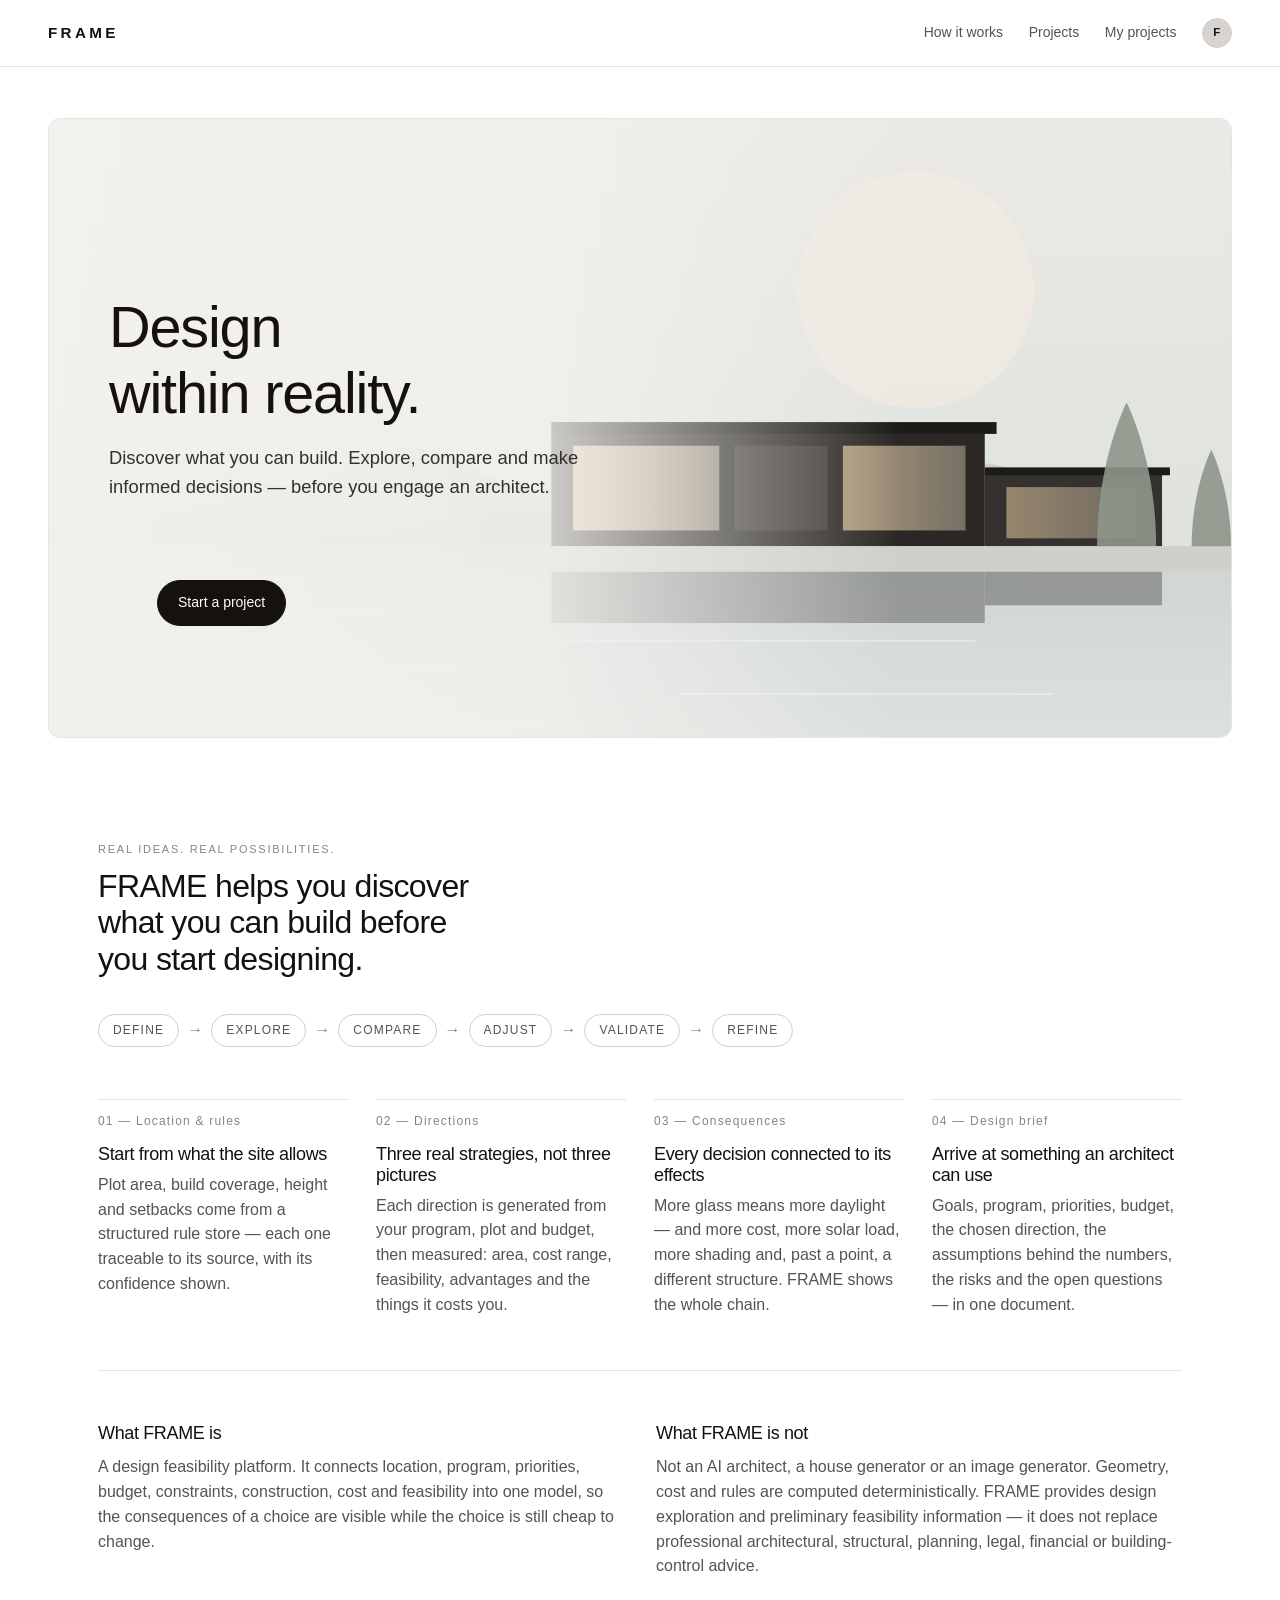
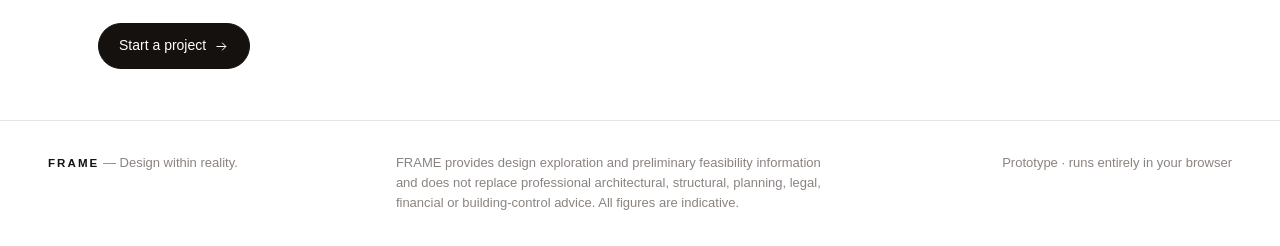
<file: index.html>
<!doctype html>
<html lang="en">
<head>
  <meta charset="utf-8">
  <meta name="viewport" content="width=device-width, initial-scale=1">
  <title>FRAME — Design within reality.</title>
  <meta name="description" content="FRAME helps you discover what you can build before you start designing. Explore architectural directions, understand their costs and consequences, and arrive at a realistic design brief.">
  <meta name="color-scheme" content="light">

  <meta property="og:title" content="FRAME — Design within reality.">
  <meta property="og:description" content="A design feasibility platform: explore what you can realistically design and build, before you engage an architect.">
  <meta property="og:type" content="website">

  <link rel="icon" href="data:image/svg+xml,%3Csvg xmlns='http://www.w3.org/2000/svg' viewBox='0 0 32 32'%3E%3Crect width='32' height='32' fill='%23fff'/%3E%3Cpath d='M6 24V8h10M6 16h8' stroke='%2314110f' stroke-width='3' fill='none'/%3E%3Cpath d='M18 24l4-10 4 10' stroke='%2314110f' stroke-width='3' fill='none'/%3E%3C/svg%3E">
  <link rel="stylesheet" href="assets/css/app.css">
</head>
<body>
  <a class="skip-link" href="#app">Skip to content</a>

  <header class="topbar" id="chrome"></header>

  <main id="app">
    <div class="wrap"><div class="empty">Loading FRAME…</div></div>
  </main>

  <footer class="site">
    <div>
      <strong style="letter-spacing:.18em;text-transform:uppercase;font-size:.72rem;color:#14110f">Frame</strong>
      — Design within reality.
    </div>
    <div style="max-width:62ch">
      FRAME provides design exploration and preliminary feasibility information and does not replace professional
      architectural, structural, planning, legal, financial or building-control advice. All figures are indicative.
    </div>
    <div>Prototype · runs entirely in your browser</div>
  </footer>

  <noscript>
    <div class="wrap">
      <div class="notice">FRAME needs JavaScript: the geometry, cost and feasibility engines run in your browser.</div>
    </div>
  </noscript>

  <script type="module" src="assets/js/app.js"></script>
</body>
</html>
</file>
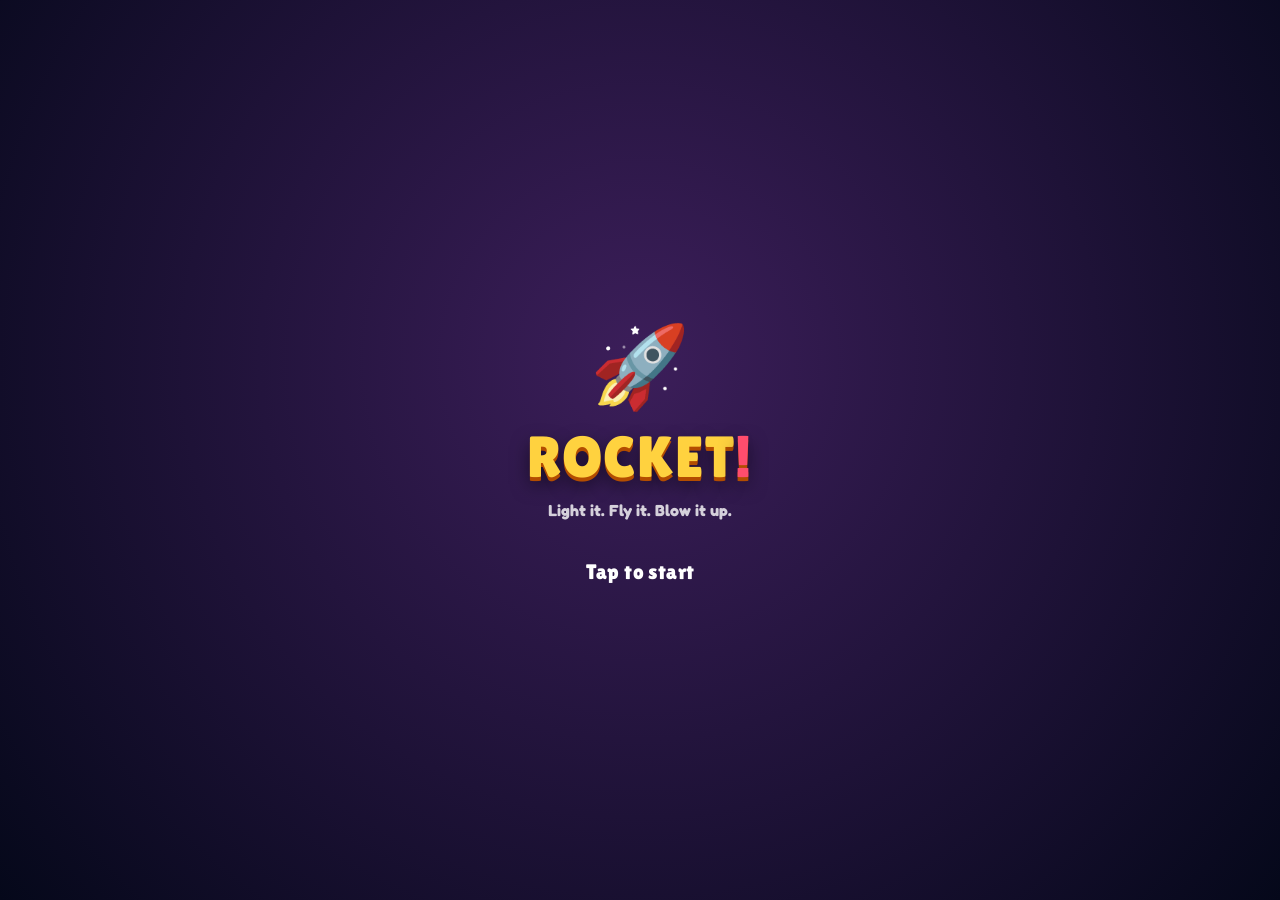
<file: vuurpijl/www/index.html>
<!doctype html>
<html lang="en">
<head>
  <meta charset="utf-8">
  <meta name="viewport" content="width=device-width, initial-scale=1, maximum-scale=1, user-scalable=no, viewport-fit=cover">
  <meta name="theme-color" content="#0b1230">
  <title>Rocket!</title>
  <link rel="stylesheet" href="style.css">
</head>
<body>
  <canvas id="game"></canvas>

  <!-- in-flight HUD -->
  <div id="hud" class="hidden">
    <div class="hud-row">
      <div class="pill" id="hud-height">0 m</div>
      <div class="pill" id="hud-coins">🪙 0</div>
    </div>
    <div class="fuelbar"><div id="hud-fuel"></div></div>
    <div id="hud-goal"></div>
    <div class="hud-row small">
      <div><span id="hud-wx"></span> <span id="hud-power"></span></div>
      <div id="hud-combo"></div>
    </div>
    <div id="hud-zone"></div>
    <button id="btn-turbo" class="hidden">⚡ TURBO <span id="turbo-n"></span></button>
  </div>

  <!-- lighting the fuse -->
  <div id="ignite" class="hidden">
    <div class="ignite-hint" id="ignite-hint">Light the fuse!</div>
    <button id="btn-light" class="big" data-i18n="lightBtn">🔥 LIGHT FUSE</button>
  </div>

  <!-- the shed: your rocket on the pad, the upgrades below it, everything else behind a few icons -->
  <div id="shop" class="hidden">
    <header class="shop-head">
      <div class="wallet"><span id="shop-coins">0</span> 🪙</div>
      <div class="head-mid">
        <div class="record"><span data-i18n="record">Record</span> <b id="shop-record">0 m</b></div>
        <div class="progress"><div id="moon-progress"></div><span class="moon-ico" id="goal-ico">🌕</span></div>
        <div class="universe" id="shop-universe"></div>
      </div>
      <button id="btn-sound" class="ghost round" aria-label="Sound">🔊</button>
    </header>
    <section class="sheet">
      <!-- everything besides the upgrades: a row of icons just above the sheet -->
      <nav class="rail">
        <button id="btn-missions" class="rail-btn hidden" aria-label="Daily missions">📋<i class="dot hidden"></i></button>
        <button id="btn-pass" class="rail-btn hidden" aria-label="Rocket Pass">🎫<i class="dot hidden"></i></button>
        <button id="btn-event" class="rail-btn hidden" aria-label="Event"><span id="event-ico">🎃</span><small id="event-count"></small></button>
        <button id="btn-hangar" class="rail-btn hidden" aria-label="Rockets and launch sites">🚀<i class="dot hidden"></i></button>
        <button id="btn-collection" class="rail-btn" aria-label="Collection">🏆<i class="dot hidden"></i></button>
        <div id="prestige" class="hidden"><button id="btn-prestige" class="rail-btn glow" aria-label="New universe">🌌</button></div>
      </nav>
      <div class="evo">
        <div class="evo-info"><b class="evo-name" id="evo-name"></b> <span class="evo-mult" id="evo-mult"></span><div class="evo-need" id="evo-need"></div></div>
        <button id="btn-evolve" class="buy"></button>
      </div>
      <section class="upgrades" id="upgrades"></section>
      <div class="launch-row">
        <section id="ad-boost" class="adpill hidden"><span id="ad-boost-text"></span><button id="btn-ad-boost" class="buy">📺 FREE</button></section>
        <button id="btn-launch" class="big" data-i18n="launchBtn">🚀 LAUNCH</button>
      </div>
    </section>
  </div>

  <!-- daily missions -->
  <div id="missionsview" class="panel hidden">
    <header class="shop-top">
      <div class="title small" data-i18n="missionsTitle">Daily missions</div>
      <button class="ghost lang" data-close="missionsview" aria-label="Close">✕</button>
    </header>
    <section id="missions"></section>
  </div>

  <!-- what you launch, and from where -->
  <div id="hangar" class="panel hidden">
    <header class="shop-top">
      <div class="title small" data-i18n="hangarTitle">Hangar</div>
      <button class="ghost lang" data-close="hangar" aria-label="Close">✕</button>
    </header>
    <div class="sub" data-i18n="catFire">Fireworks</div>
    <section class="chips grid" id="types-fire"></section>
    <div class="sub" data-i18n="catFun">Crazy stuff</div>
    <section class="chips grid" id="types-fun"></section>
    <div class="sub" data-i18n="catMachine">Machines</div>
    <section class="chips grid" id="types-machine"></section>
    <h3 class="sec" data-i18n="siteHead">Launch site</h3>
    <section class="chips grid" id="sites"></section>
  </div>

  <!-- a seasonal event, only while it runs -->
  <div id="eventview" class="panel hidden">
    <header class="shop-top">
      <div class="title small" id="event-head"></div>
      <button class="ghost lang" data-close="eventview" aria-label="Close">✕</button>
    </header>
    <section id="event" class="event">
      <div class="ev-top"><b id="event-title"></b><span id="event-days"></span></div>
      <div class="ev-text" id="event-text"></div>
      <div class="bar"><i id="event-bar"></i></div>
    </section>
    <div class="ev-how" id="event-how"></div>
    <section class="ev-steps" id="event-steps"></section>
  </div>

  <!-- flight result: how high, how much, and straight back up -->
  <div id="result" class="panel card hidden">
    <div class="result-title" id="res-title">BANG!</div>
    <div class="res-height" id="res-height"></div>
    <div class="res-record hidden" id="res-record" data-i18n="newRecord">🏆 NEW RECORD!</div>
    <div class="res-close hidden" id="res-close"></div>
    <div class="res-zone hidden" id="res-zone-line"><span id="res-zone"></span></div>
    <div class="res-total"><b id="res-total"></b></div>
    <div class="res-details">
      <span>🪙 <b id="res-coins"></b></span><span>💥 <b id="res-bonus"></b></span><span>🔥 <b id="res-combo"></b></span><span id="res-pass-wrap">🎫 <b id="res-pass"></b></span>
    </div>
    <div class="res-badges hidden" id="res-ach-line"><span id="res-badges"></span> <b id="res-ach"></b></div>
    <!-- the next thing to buy, right here, so one more flight is always one tap away -->
    <div class="res-next" id="res-next">
      <div class="rn-text" id="res-next-text"></div>
      <div class="bar"><i id="res-next-bar"></i></div>
      <button id="btn-res-buy" class="buy hidden"></button>
    </div>
    <button id="btn-again" class="big again" data-i18n="again">🚀 FLY AGAIN</button>
    <div class="res-buttons">
      <button id="btn-share" class="ghost wide" data-i18n="share">📤 SHARE</button>
      <button id="btn-ad-double" class="buy hidden" data-i18n="adDouble">📺 2× COINS</button>
      <button id="btn-continue" class="ghost wide" data-i18n="toShed">🛠️ SHED</button>
    </div>
  </div>

  <!-- collection: skins, achievements, star map -->
  <div id="collection" class="panel hidden">
    <header class="shop-top">
      <div class="title small" data-i18n="collection">Collection</div>
      <button id="btn-close-collection" class="ghost lang" data-close="collection" aria-label="Close">✕</button>
    </header>
    <div class="record" id="col-stats"></div>
    <h3 class="sec" data-i18n="skinsHead">Skins</h3>
    <section class="chips" id="skins"></section>
    <h3 class="sec" data-i18n="mapHead">Star map</h3>
    <section class="starmap" id="starmap"></section>
    <h3 class="sec" data-i18n="achHead">Achievements</h3>
    <section class="badges" id="badges"></section>
    <h3 class="sec" data-i18n="settingsHead">Settings</h3>
    <section class="settings">
      <button id="btn-tilt" class="ghost wide"></button>
      <button id="btn-notify" class="ghost wide hidden"></button>
      <button id="btn-privacy" class="ghost wide hidden" data-i18n="privacy">Privacy &amp; ad settings</button>
      <button id="btn-reset" class="ghost wide danger" data-i18n="resetBtn">↺ Start over</button>
    </section>
  </div>

  <!-- Rocket Pass: every tier and its prize -->
  <div id="passview" class="panel hidden">
    <header class="shop-top">
      <div class="title small" data-i18n="passTitle">Rocket Pass</div>
      <button id="btn-close-pass" class="ghost lang" data-close="passview" aria-label="Close">✕</button>
    </header>
    <section id="pass" class="pass">
      <div class="ev-top"><b id="pass-tier"></b><span id="pass-days"></span></div>
      <div class="ev-text" id="pass-next"></div>
      <div class="bar"><i id="pass-bar"></i></div>
    </section>
    <div class="record" id="pass-info"></div>
    <section class="tiers" id="pass-tiers"></section>
  </div>

  <div id="countdown" class="hidden"></div>

  <!-- splash screen; a tap also starts the audio (browsers need a gesture) -->
  <div id="splash">
    <div class="splash-rocket">🚀</div>
    <div class="splash-title">ROCKET<span>!</span></div>
    <div class="splash-sub">Light it. Fly it. Blow it up.</div>
    <div class="splash-event" id="splash-event"></div>
    <div class="splash-tap">Tap to start</div>
  </div>

  <!-- our own yes/no dialog: Android's WebView does not show window.confirm -->
  <div id="modal" class="hidden">
    <div class="modal-box">
      <div id="modal-text"></div>
      <div class="modal-buttons">
        <button id="modal-no" class="ghost wide" data-i18n="no">Cancel</button>
        <button id="modal-yes" class="big" data-i18n="yes">YES</button>
      </div>
    </div>
  </div>

  <!-- rewards: welcome back, daily streak, mystery boxes -->
  <div id="reward" class="hidden">
    <div class="modal-box reward-box">
      <div class="reward-icon" id="reward-icon">🎁</div>
      <div class="reward-title" id="reward-title"></div>
      <div class="reward-days" id="reward-days"></div>
      <div class="reward-text" id="reward-text"></div>
      <div class="modal-buttons">
        <button id="reward-ad" class="buy hidden"></button>
        <button id="reward-ok" class="big" data-i18n="collect">COLLECT</button>
      </div>
    </div>
  </div>

  <div id="toast"></div>

  <script src="logic.js"></script>
  <script src="meta.js"></script>
  <script src="i18n.js"></script>
  <script src="game.js"></script>
</body>
</html>
</file>
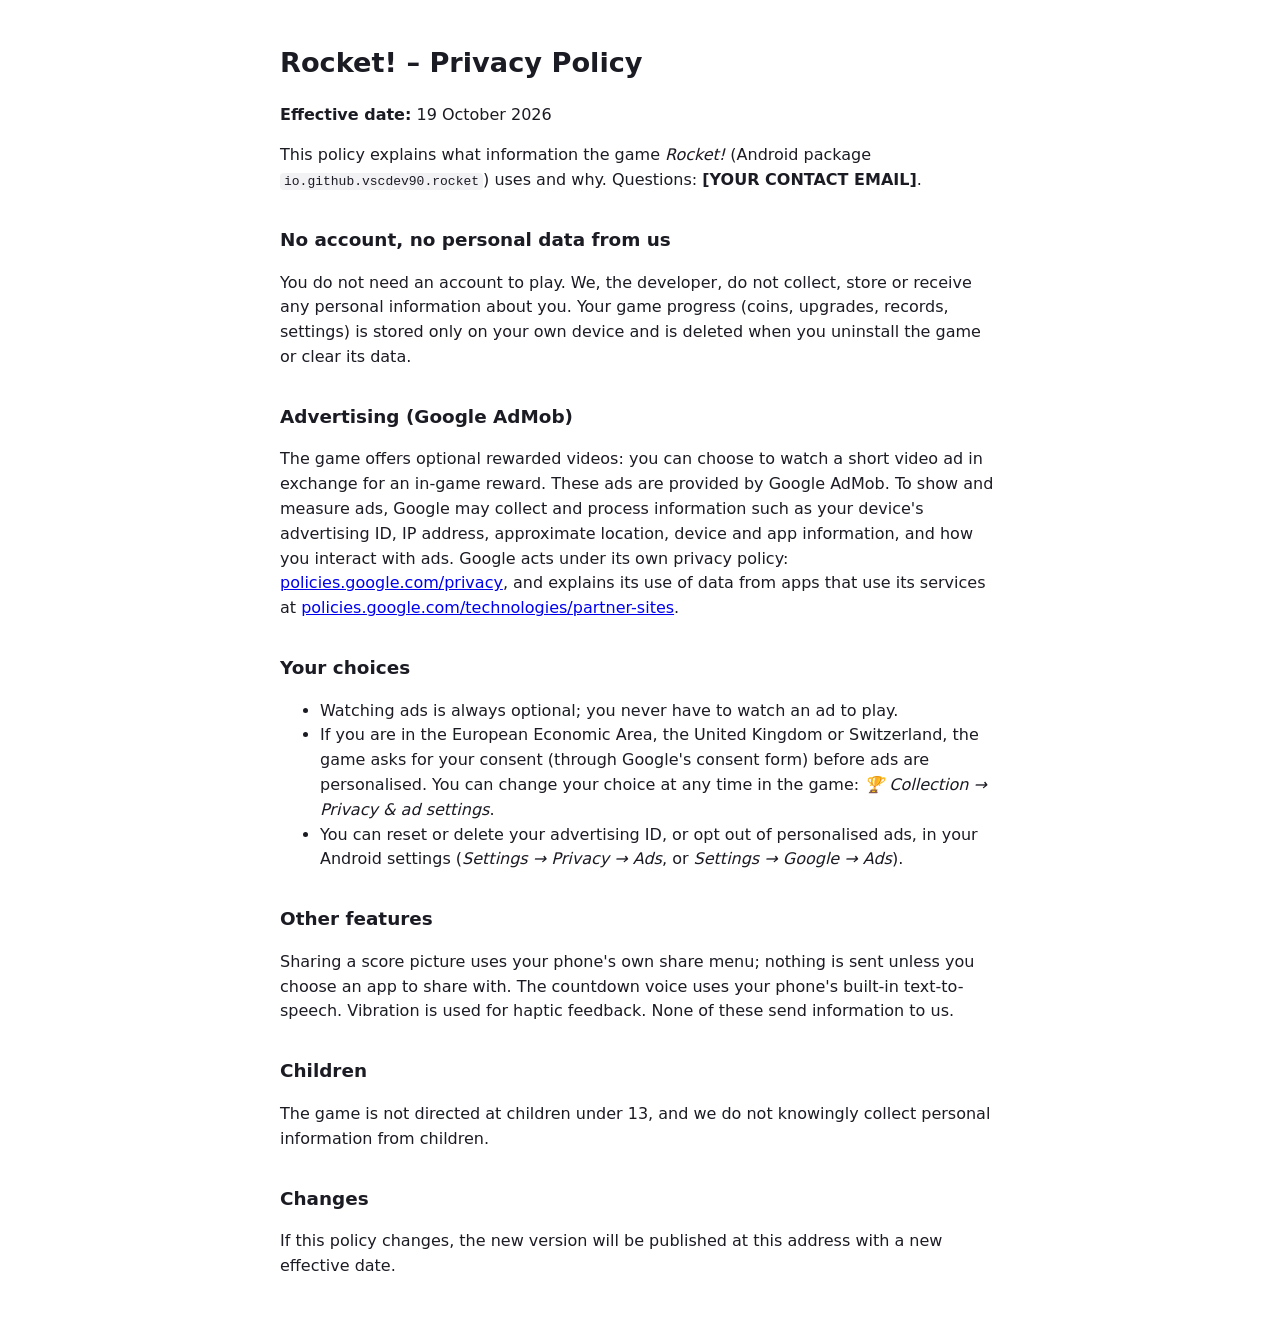
<file: vuurpijl/store/privacy-policy.html>
<!doctype html>
<html lang="en">
<head>
  <meta charset="utf-8">
  <meta name="viewport" content="width=device-width, initial-scale=1">
  <title>Rocket! – Privacy Policy</title>
  <style>
    body { font-family: system-ui, sans-serif; max-width: 720px; margin: 0 auto; padding: 24px 16px 48px; line-height: 1.55; color: #1b1b24; background: #fff; }
    h1 { font-size: 1.7rem; } h2 { font-size: 1.15rem; margin-top: 1.8em; }
    code { background: #f2f2f5; padding: 1px 4px; border-radius: 4px; }
  </style>
</head>
<body>
  <h1>Rocket! – Privacy Policy</h1>
  <p><strong>Effective date:</strong> 19 October 2026</p>

  <p>This policy explains what information the game <em>Rocket!</em> (Android package
  <code>io.github.vscdev90.rocket</code>) uses and why. Questions: <strong>[YOUR CONTACT EMAIL]</strong>.</p>

  <h2>No account, no personal data from us</h2>
  <p>You do not need an account to play. We, the developer, do not collect, store or receive any personal
  information about you. Your game progress (coins, upgrades, records, settings) is stored only on your own
  device and is deleted when you uninstall the game or clear its data.</p>

  <h2>Advertising (Google AdMob)</h2>
  <p>The game offers optional rewarded videos: you can choose to watch a short video ad in exchange for an
  in-game reward. These ads are provided by Google AdMob. To show and measure ads, Google may collect and
  process information such as your device's advertising ID, IP address, approximate location, device and app
  information, and how you interact with ads. Google acts under its own privacy policy:
  <a href="https://policies.google.com/privacy">policies.google.com/privacy</a>, and explains its use of data
  from apps that use its services at
  <a href="https://policies.google.com/technologies/partner-sites">policies.google.com/technologies/partner-sites</a>.</p>

  <h2>Your choices</h2>
  <ul>
    <li>Watching ads is always optional; you never have to watch an ad to play.</li>
    <li>If you are in the European Economic Area, the United Kingdom or Switzerland, the game asks for your
      consent (through Google's consent form) before ads are personalised. You can change your choice at any time
      in the game: <em>🏆 Collection → Privacy &amp; ad settings</em>.</li>
    <li>You can reset or delete your advertising ID, or opt out of personalised ads, in your Android settings
      (<em>Settings → Privacy → Ads</em>, or <em>Settings → Google → Ads</em>).</li>
  </ul>

  <h2>Other features</h2>
  <p>Sharing a score picture uses your phone's own share menu; nothing is sent unless you choose an app to share
  with. The countdown voice uses your phone's built-in text-to-speech. Vibration is used for haptic feedback.
  None of these send information to us.</p>

  <h2>Children</h2>
  <p>The game is not directed at children under 13, and we do not knowingly collect personal information from
  children.</p>

  <h2>Changes</h2>
  <p>If this policy changes, the new version will be published at this address with a new effective date.</p>
</body>
</html>
</file>
<file: assets/css/app.css>
/* ==========================================================================
   FRAME — Design within reality.
   Visual language: minimal, calm, visual and understandable (spec §37).
   Large typography, whitespace, subtle borders, clear hierarchy.
   Deliberately not a dense dashboard.
   ========================================================================== */

:root {
  --bg: #ffffff;
  --bg-sunk: #f7f6f4;
  --bg-raised: #ffffff;
  --ink: #14110f;
  --ink-soft: #57534e;
  --ink-faint: #8a8480;
  --line: #e7e4e0;
  --line-strong: #d3cec9;
  --accent: #14110f;
  --good: #15803d;
  --good-soft: #dcfce7;
  --warn: #b45309;
  --warn-soft: #fef3c7;
  --bad: #b91c1c;
  --bad-soft: #fee2e2;
  --focus: #14110f;
  --radius: 12px;
  --radius-sm: 8px;
  --shadow-sm: 0 1px 2px rgba(20, 17, 15, .05);
  --shadow: 0 8px 30px rgba(20, 17, 15, .08);
  --step: clamp(14px, 1.6vw, 16px);
  --font: "Helvetica Neue", Helvetica, Inter, -apple-system, BlinkMacSystemFont, "Segoe UI", Arial, sans-serif;
  color-scheme: light;
}

* { box-sizing: border-box; }

html, body {
  margin: 0;
  padding: 0;
  background: var(--bg);
  color: var(--ink);
  font-family: var(--font);
  font-size: var(--step);
  line-height: 1.55;
  -webkit-font-smoothing: antialiased;
}

body { min-height: 100vh; display: flex; flex-direction: column; }

a { color: inherit; }

h1, h2, h3, h4 { margin: 0; font-weight: 500; letter-spacing: -0.02em; line-height: 1.15; }
h1 { font-size: clamp(2.2rem, 5vw, 3.6rem); }
h2 { font-size: clamp(1.5rem, 2.6vw, 2rem); }
h3 { font-size: 1.125rem; }
p { margin: 0 0 1em; }
p:last-child { margin-bottom: 0; }

.muted { color: var(--ink-soft); }
.faint { color: var(--ink-faint); }
.small { font-size: .8125rem; }
.tiny { font-size: .75rem; }
.mono { font-variant-numeric: tabular-nums; }
.center { text-align: center; }
.nowrap { white-space: nowrap; }

/* ---------- Wordmark & chrome ---------- */

.wordmark {
  font-weight: 600;
  letter-spacing: .22em;
  font-size: .95rem;
  text-transform: uppercase;
  text-decoration: none;
  color: var(--ink);
  display: inline-block;
}
.wordmark.lg { font-size: 1.25rem; }

.topbar {
  position: sticky;
  top: 0;
  z-index: 40;
  display: flex;
  align-items: center;
  justify-content: space-between;
  gap: 24px;
  padding: 18px clamp(16px, 4vw, 48px);
  background: rgba(255, 255, 255, .88);
  backdrop-filter: blur(10px);
  border-bottom: 1px solid var(--line);
}
.topbar nav { display: flex; align-items: center; gap: clamp(14px, 2vw, 30px); }
.topbar nav a { text-decoration: none; color: var(--ink-soft); font-size: .875rem; }
.topbar nav a:hover { color: var(--ink); }

.avatar {
  width: 30px; height: 30px; border-radius: 50%;
  background: #d6d3d1; color: var(--ink);
  display: inline-flex; align-items: center; justify-content: center;
  font-size: .72rem; font-weight: 600; letter-spacing: .04em;
  border: 1px solid var(--line-strong);
}

main { flex: 1 0 auto; }

.wrap { max-width: 1180px; margin: 0 auto; padding: clamp(24px, 4vw, 56px) clamp(16px, 4vw, 48px); }
.wrap.narrow { max-width: 820px; }
.wrap.wide { max-width: 1440px; }

footer.site {
  border-top: 1px solid var(--line);
  padding: 32px clamp(16px, 4vw, 48px);
  color: var(--ink-faint);
  font-size: .8125rem;
  display: flex; flex-wrap: wrap; gap: 16px 32px; justify-content: space-between;
}

/* ---------- Buttons & controls ---------- */

.btn {
  appearance: none;
  border: 1px solid var(--ink);
  background: var(--ink);
  color: #fff;
  font: inherit;
  font-size: .875rem;
  padding: 11px 20px;
  border-radius: 999px;
  cursor: pointer;
  display: inline-flex;
  align-items: center;
  gap: 8px;
  text-decoration: none;
  transition: transform .12s ease, opacity .12s ease, background .12s ease;
}
.btn:hover { opacity: .88; }
.btn:active { transform: translateY(1px); }
.btn.ghost { background: transparent; color: var(--ink); border-color: var(--line-strong); }
.btn.ghost:hover { border-color: var(--ink); opacity: 1; }
.btn.quiet { background: transparent; color: var(--ink-soft); border-color: transparent; padding-left: 6px; padding-right: 6px; }
.btn.quiet:hover { color: var(--ink); }
.btn.sm { padding: 7px 14px; font-size: .8125rem; }
.btn[disabled] { opacity: .38; cursor: not-allowed; }

:where(button, a, input, select, textarea, [tabindex]):focus-visible {
  outline: 2px solid var(--focus);
  outline-offset: 2px;
  border-radius: 4px;
}

input[type="text"], input[type="search"], input[type="number"], textarea, select {
  font: inherit;
  color: var(--ink);
  background: var(--bg);
  border: 1px solid var(--line-strong);
  border-radius: var(--radius-sm);
  padding: 11px 14px;
  width: 100%;
}
textarea { resize: vertical; min-height: 84px; }
input::placeholder, textarea::placeholder { color: var(--ink-faint); }

label.field { display: block; margin-bottom: 18px; }
label.field > span { display: block; font-size: .8125rem; color: var(--ink-soft); margin-bottom: 6px; }

/* Toggle switch */
.switch {
  appearance: none;
  width: 42px; height: 24px; border-radius: 999px;
  background: #ddd9d4; border: none; cursor: pointer; position: relative;
  transition: background .16s ease; flex: none;
}
.switch::after {
  content: ""; position: absolute; top: 3px; left: 3px;
  width: 18px; height: 18px; border-radius: 50%; background: #fff;
  box-shadow: var(--shadow-sm); transition: transform .16s ease;
}
.switch[aria-checked="true"] { background: var(--ink); }
.switch[aria-checked="true"]::after { transform: translateX(18px); }

/* Stepper +/- */
.stepper { display: inline-flex; align-items: center; gap: 14px; }
.stepper button {
  width: 30px; height: 30px; border-radius: 50%;
  border: 1px solid var(--line-strong); background: var(--bg);
  font-size: 1rem; line-height: 1; cursor: pointer; color: var(--ink);
}
.stepper button:hover { border-color: var(--ink); }
.stepper output { min-width: 22px; text-align: center; font-variant-numeric: tabular-nums; }

input[type="range"] {
  -webkit-appearance: none; appearance: none;
  width: 100%; height: 3px; border-radius: 3px; background: var(--line-strong); outline: none;
}
input[type="range"]::-webkit-slider-thumb {
  -webkit-appearance: none; width: 22px; height: 22px; border-radius: 50%;
  background: var(--ink); cursor: pointer; border: 3px solid #fff; box-shadow: var(--shadow-sm);
}
input[type="range"]::-moz-range-thumb {
  width: 18px; height: 18px; border-radius: 50%; background: var(--ink);
  cursor: pointer; border: 3px solid #fff;
}

/* ---------- Surfaces ---------- */

.card {
  background: var(--bg-raised);
  border: 1px solid var(--line);
  border-radius: var(--radius);
  padding: 22px;
}
.card.flush { padding: 0; overflow: hidden; }
.card.sunk { background: var(--bg-sunk); border-color: transparent; }

.grid { display: grid; gap: 16px; }
/* Main content beside a support column — collapses to one column on
   narrow screens. Declared here rather than inline so a media query can
   actually override it. */
.split { display: grid; gap: 20px; align-items: start; grid-template-columns: minmax(0, 1fr) 320px; }
.grid.two { grid-template-columns: repeat(2, minmax(0, 1fr)); }
.grid.three { grid-template-columns: repeat(3, minmax(0, 1fr)); }
.row { display: flex; align-items: center; gap: 12px; }
.row.between { justify-content: space-between; }
.row.wrap { flex-wrap: wrap; }
.spacer { flex: 1 1 auto; }
.stack > * + * { margin-top: 12px; }
.stack.lg > * + * { margin-top: 24px; }

.eyebrow {
  font-size: .6875rem; letter-spacing: .16em; text-transform: uppercase;
  color: var(--ink-faint); margin-bottom: 10px;
}

.tag {
  display: inline-flex; align-items: center; gap: 6px;
  font-size: .6875rem; letter-spacing: .06em; text-transform: uppercase;
  border: 1px solid var(--line-strong); border-radius: 999px;
  padding: 3px 10px; color: var(--ink-soft);
}
.tag.good { color: var(--good); border-color: #bbf7d0; background: var(--good-soft); }
.tag.warn { color: var(--warn); border-color: #fde68a; background: var(--warn-soft); }
.tag.bad { color: var(--bad); border-color: #fecaca; background: var(--bad-soft); }

.divider { height: 1px; background: var(--line); margin: 24px 0; border: 0; }

/* ---------- Landing ---------- */

.hero {
  position: relative;
  border-radius: var(--radius);
  overflow: hidden;
  min-height: min(72vh, 620px);
  display: flex;
  align-items: flex-end;
  border: 1px solid var(--line);
}
.hero .scene { position: absolute; inset: 0; width: 100%; height: 100%; }
.hero .hero-body {
  position: relative;
  padding: clamp(24px, 5vw, 60px);
  max-width: 620px;
}
.hero h1 { margin-bottom: 18px; }
.hero p.lede { font-size: clamp(1rem, 1.5vw, 1.15rem); color: #33302d; max-width: 46ch; }

.feature-grid { display: grid; gap: 28px; grid-template-columns: repeat(auto-fit, minmax(240px, 1fr)); }
.feature h3 { margin-bottom: 8px; }
.feature .num {
  font-size: .75rem; letter-spacing: .1em; color: var(--ink-faint);
  border-top: 1px solid var(--line); padding-top: 12px; margin-bottom: 14px; display: block;
}

.loop { display: flex; flex-wrap: wrap; gap: 8px; align-items: center; }
.loop span {
  border: 1px solid var(--line-strong); border-radius: 999px; padding: 6px 14px;
  font-size: .75rem; letter-spacing: .1em; text-transform: uppercase; color: var(--ink-soft);
}
.loop i { color: var(--ink-faint); font-style: normal; }

/* ---------- Wizard ---------- */

.stepbar {
  display: flex; align-items: flex-start; justify-content: center;
  gap: clamp(6px, 3vw, 40px); padding: 8px 0 4px; overflow-x: auto;
}
.stepbar .step { display: flex; flex-direction: column; align-items: center; gap: 8px; min-width: 64px; position: relative; }
.stepbar .dot {
  width: 26px; height: 26px; border-radius: 50%;
  border: 1px solid var(--line-strong); background: var(--bg);
  display: grid; place-items: center; font-size: .75rem; color: var(--ink-faint);
}
.stepbar .step.done .dot { border-color: var(--ink); color: var(--ink); }
.stepbar .step.active .dot { background: var(--ink); border-color: var(--ink); color: #fff; }
.stepbar .label { font-size: .75rem; color: var(--ink-faint); white-space: nowrap; }
.stepbar .step.active .label, .stepbar .step.done .label { color: var(--ink); }
.stepbar .step::after {
  content: ""; position: absolute; top: 13px; left: calc(50% + 22px);
  width: calc(100% + clamp(6px, 3vw, 40px) - 44px); height: 1px; background: var(--line-strong);
}
.stepbar .step:last-child::after { display: none; }

.wizard-head { text-align: center; margin: clamp(24px, 5vw, 52px) 0 clamp(20px, 4vw, 40px); }
.wizard-head h2 { margin-bottom: 8px; }

.wizard-actions {
  display: flex; align-items: center; justify-content: space-between;
  gap: 16px; margin-top: 36px; padding-top: 24px; border-top: 1px solid var(--line);
}

/* Option tiles (project type, design directions) */
.tiles { display: grid; gap: 16px; grid-template-columns: repeat(auto-fit, minmax(210px, 1fr)); }
.tile {
  border: 1px solid var(--line); border-radius: var(--radius); background: var(--bg);
  padding: 0; overflow: hidden; cursor: pointer; text-align: left;
  font: inherit; color: inherit; transition: border-color .14s ease, box-shadow .14s ease;
  display: flex; flex-direction: column;
}
.tile:hover { border-color: var(--line-strong); box-shadow: var(--shadow-sm); }
.tile[aria-pressed="true"] { border-color: var(--ink); box-shadow: 0 0 0 1px var(--ink); }
.tile .thumb { aspect-ratio: 4 / 3; background: var(--bg-sunk); display: block; width: 100%; }
.tile .thumb svg { display: block; width: 100%; height: 100%; }
.tile .tile-label { padding: 12px 14px; font-size: .9375rem; }
.tile .tile-label small { display: block; color: var(--ink-faint); font-size: .78rem; }

/* Program list */
.needs { border: 1px solid var(--line); border-radius: var(--radius); overflow: hidden; }
.needs .need {
  display: flex; align-items: center; gap: 14px;
  padding: 14px 18px; border-bottom: 1px solid var(--line);
}
.needs .need:last-child { border-bottom: 0; }
.needs .need .icon { width: 20px; color: var(--ink-faint); flex: none; display: grid; place-items: center; }
.needs .need .name { flex: 1 1 auto; }

/* ---------- Data display ---------- */

.stats { display: grid; gap: 1px; background: var(--line); border: 1px solid var(--line); border-radius: var(--radius); overflow: hidden; }
.stats.three { grid-template-columns: repeat(3, minmax(0, 1fr)); }
.stats.four { grid-template-columns: repeat(4, minmax(0, 1fr)); }
.stat { background: var(--bg); padding: 16px 18px; }
.stat .k { font-size: .75rem; color: var(--ink-faint); margin-top: 4px; }
.stat .v { font-size: 1.25rem; letter-spacing: -.02em; font-variant-numeric: tabular-nums; }

.meter { height: 4px; border-radius: 4px; background: var(--line); overflow: hidden; }
.meter > i { display: block; height: 100%; background: var(--good); border-radius: 4px; }
.meter.warn > i { background: var(--warn); }
.meter.bad > i { background: var(--bad); }

table.data { width: 100%; border-collapse: collapse; font-size: .875rem; }
table.data th, table.data td { text-align: left; padding: 11px 14px; border-bottom: 1px solid var(--line); vertical-align: top; }
table.data th { font-weight: 500; color: var(--ink-soft); font-size: .78rem; letter-spacing: .04em; text-transform: uppercase; }
table.data td.num, table.data th.num { text-align: right; font-variant-numeric: tabular-nums; }
table.data tr:last-child td { border-bottom: 0; }
.table-scroll { overflow-x: auto; }

details.disclose { border-top: 1px solid var(--line); padding: 12px 0; }
details.disclose > summary { cursor: pointer; font-size: .8125rem; color: var(--ink-soft); list-style: none; }
details.disclose > summary::-webkit-details-marker { display: none; }
details.disclose > summary::before { content: "+ "; color: var(--ink-faint); }
details.disclose[open] > summary::before { content: "– "; }
details.disclose > div { padding-top: 12px; }

/* ---------- Workspace (design board) ---------- */

.board {
  display: grid;
  gap: 16px;
  grid-template-columns: 232px minmax(0, 1fr) 300px;
  align-items: start;
}
@media (max-width: 1100px) { .board { grid-template-columns: minmax(0, 1fr); } }

.sidenav { position: sticky; top: 84px; }
.sidenav button {
  display: flex; align-items: center; gap: 10px; width: 100%;
  background: none; border: 0; font: inherit; color: var(--ink-soft);
  padding: 9px 12px; border-radius: var(--radius-sm); cursor: pointer; text-align: left;
}
.sidenav button:hover { background: var(--bg-sunk); color: var(--ink); }
.sidenav button[aria-current="true"] { background: var(--bg-sunk); color: var(--ink); }

.viewport {
  position: relative;
  border: 1px solid var(--line);
  border-radius: var(--radius);
  background: var(--bg-sunk);
  overflow: hidden;
  min-height: 420px;
}
.viewport canvas, .viewport svg { display: block; width: 100%; height: 100%; }
/* Drawings outside the fixed-height viewport keep their own proportions. */
.card svg, .tile svg, .thumb svg { display: block; width: 100%; height: auto; }
.viewport .vp-body svg { height: 100%; }
.viewport .toolbar {
  position: absolute; top: 12px; right: 12px; display: flex; flex-direction: column; gap: 6px; z-index: 2;
}
.viewport .toolbar button {
  width: 34px; height: 30px; border-radius: 6px; border: 1px solid var(--line);
  background: rgba(255,255,255,.94); cursor: pointer; font-size: .72rem; color: var(--ink-soft);
}
.viewport .toolbar button[aria-pressed="true"] { background: var(--ink); color: #fff; border-color: var(--ink); }
.viewport .vp-label {
  position: absolute; left: 14px; top: 12px; font-size: .78rem; color: var(--ink-soft);
  background: rgba(255,255,255,.86); border-radius: 6px; padding: 4px 9px;
  /* Stay clear of the toolbar in the opposite corner. */
  max-width: calc(100% - 76px);
}

/* The main model viewport in the design board. */
.viewport.vp-main { height: min(56vh, 520px); }

.askbar { display: flex; gap: 10px; align-items: center; margin-top: 16px; }
.askbar input { border-radius: 999px; }
.askbar button { border-radius: 50%; width: 40px; height: 40px; justify-content: center; padding: 0; flex: none; }

.answer { border-left: 2px solid var(--ink); padding: 4px 0 4px 16px; margin-top: 16px; }
.impact { display: flex; gap: 12px; padding: 10px 0; border-bottom: 1px solid var(--line); }
.impact:last-child { border-bottom: 0; }
.impact .dim { width: 116px; flex: none; font-size: .8125rem; color: var(--ink-soft); }
.impact .arrow { width: 18px; flex: none; text-align: center; }
.impact .arrow.up { color: var(--bad); }
.impact .arrow.down { color: var(--good); }
.impact.positive .arrow.up { color: var(--good); }
.impact.positive .arrow.down { color: var(--bad); }

/* ---------- Brief ---------- */

.brief { display: grid; grid-template-columns: 210px minmax(0, 1fr); gap: 40px; align-items: start; }
@media (max-width: 900px) { .brief { grid-template-columns: minmax(0, 1fr); } }
.brief-nav { position: sticky; top: 84px; font-size: .875rem; }
.brief-nav a { display: block; padding: 6px 0; color: var(--ink-soft); text-decoration: none; border-bottom: 1px solid transparent; }
.brief-nav a:hover { color: var(--ink); }
.brief section { margin-bottom: 44px; scroll-margin-top: 96px; }
.brief section > h3 { padding-bottom: 10px; border-bottom: 1px solid var(--line); margin-bottom: 16px; }
.kv { display: grid; grid-template-columns: 190px minmax(0, 1fr); gap: 8px 20px; font-size: .9rem; }
.kv dt { color: var(--ink-soft); }
.kv dd { margin: 0; }

/* ---------- Notices ---------- */

.notice {
  border: 1px solid var(--line); border-left: 3px solid var(--ink-faint);
  border-radius: var(--radius-sm); padding: 14px 16px; font-size: .8125rem; color: var(--ink-soft);
  background: var(--bg-sunk);
}
.notice strong { color: var(--ink); font-weight: 500; }
.notice.warn { border-left-color: var(--warn); }

.empty { text-align: center; padding: 64px 16px; color: var(--ink-faint); }

/* ---------- Utilities ---------- */

.sr-only {
  position: absolute; width: 1px; height: 1px; padding: 0; margin: -1px;
  overflow: hidden; clip: rect(0 0 0 0); white-space: nowrap; border: 0;
}
.skip-link {
  position: absolute; left: 8px; top: -48px; background: var(--ink); color: #fff;
  padding: 10px 16px; border-radius: 0 0 8px 8px; z-index: 100; text-decoration: none;
  transition: top .12s ease;
}
.skip-link:focus { top: 0; }

/* ---------- Responsive ---------- */

@media (max-width: 1000px) {
  .split { grid-template-columns: minmax(0, 1fr); }
  .grid.three { grid-template-columns: repeat(2, minmax(0, 1fr)); }
}

@media (max-width: 760px) {
  .grid.two, .grid.three { grid-template-columns: minmax(0, 1fr); }
  /* Grid and flex children default to a min-content floor; without this
     one wide table or chip row stretches the whole page. */
  .board > *, .split > *, .brief > * { min-width: 0; }
  .stats.three, .stats.four { grid-template-columns: repeat(2, minmax(0, 1fr)); }
  .stat .v { font-size: 1.05rem; }

  /* Key/value pairs stack rather than squeezing the value into a sliver. */
  .kv { grid-template-columns: 1fr; gap: 0; }
  .kv dt { color: var(--ink-faint); font-size: .75rem; margin-top: 12px; }
  .kv dd { margin-bottom: 2px; }

  /* Any wide table scrolls inside itself instead of widening the page.
     The inner sections stay real tables so narrow ones still fill the
     width, while wide ones keep their natural width and scroll. */
  table.data { display: block; overflow-x: auto; max-width: 100%; }
  table.data > thead, table.data > tbody { display: table; width: 100%; min-width: max-content; }

  /* The design board's side nav becomes a scrolling row of chips. */
  .sidenav { position: static; }
  .sidenav nav { display: flex; gap: 6px; overflow-x: auto; padding-bottom: 6px; }
  .sidenav nav button { width: auto; white-space: nowrap; border: 1px solid var(--line); }
  .sidenav nav button span { font-size: .8125rem; }

  .brief-nav { position: static; display: flex; flex-wrap: wrap; gap: 4px 14px; margin-bottom: 20px; }

  .topbar { padding: 14px 16px; gap: 12px; }
  .topbar nav { gap: 14px; font-size: .8125rem; }
  .impact .dim { width: 88px; }
  .viewport .toolbar { top: 8px; right: 8px; }
  .viewport.vp-main { height: 42vh; min-height: 260px; }
  .vp-label { font-size: .72rem; }
}

@media (max-width: 460px) {
  .stats.three, .stats.four { grid-template-columns: 1fr; }
  /* Let the header wrap to a second line rather than dropping links. */
  .topbar { flex-wrap: wrap; }
  .topbar nav { gap: 12px; }
  .wizard-actions { flex-direction: column-reverse; align-items: stretch; gap: 10px; }
  .wizard-actions .btn { justify-content: center; }
  .askbar input { font-size: 16px; } /* stops iOS zooming the field on focus */
}

@media print {
  .topbar, footer.site, .brief-nav, .no-print { display: none !important; }
  .wrap { padding: 0; max-width: none; }
  .brief { grid-template-columns: 1fr; }
  .card { break-inside: avoid; }
  body { font-size: 11px; }
}

@media (prefers-reduced-motion: reduce) {
  * { animation: none !important; transition: none !important; }
}
</file>
<file: vuurpijl/www/style.css>
/* Lilita One and Fredoka, both SIL Open Font License (see fonts/) */
@font-face { font-family: 'Lilita One'; src: url(fonts/lilita-one.woff2) format('woff2'); font-display: swap; }
@font-face { font-family: 'Fredoka'; src: url(fonts/fredoka-500.woff2) format('woff2'); font-weight: 400 600; font-display: swap; }
@font-face { font-family: 'Fredoka'; src: url(fonts/fredoka-700.woff2) format('woff2'); font-weight: 700 900; font-display: swap; }

* { box-sizing: border-box; -webkit-tap-highlight-color: transparent; }
html, body {
  margin: 0; height: 100%; overflow: hidden;
  background: #0b1230; color: #fff;
  font-family: Fredoka, system-ui, sans-serif;
  user-select: none; -webkit-user-select: none; touch-action: none;
}
canvas#game { position: fixed; inset: 0; width: 100%; height: 100%; display: block; }
.hidden { display: none !important; }

button {
  font: inherit; color: inherit; border: 0; cursor: pointer;
  border-radius: 14px; touch-action: manipulation;
}
button.big {
  font-size: 1.3rem; white-space: nowrap; font-weight: 900; letter-spacing: .04em;
  padding: 16px 28px; color: #2b1300;
  background: linear-gradient(#ffd23f, #ff8c1a);
  box-shadow: 0 6px 0 #b34d00, 0 10px 24px rgba(0,0,0,.45);
}
button.big:active { transform: translateY(4px); box-shadow: 0 2px 0 #b34d00, 0 4px 10px rgba(0,0,0,.4); }
button.ghost { background: rgba(255,255,255,.12); width: 52px; height: 52px; font-size: 1.4rem; }
button.ghost.lang { font-size: .95rem; font-weight: 900; width: 44px; height: 40px; }

/* HUD */
#hud { position: fixed; inset: 0; pointer-events: none; padding: max(12px, env(safe-area-inset-top), calc(var(--inset-top, 0px) + 4px)) 14px 0; }
.hud-row { display: flex; justify-content: space-between; gap: 8px; }
.pill {
  background: rgba(0,0,0,.45); border-radius: 999px; padding: 6px 14px;
  font-weight: 800; font-size: 1.2rem; font-variant-numeric: tabular-nums;
}
.fuelbar { margin-top: 10px; height: 10px; border-radius: 6px; background: rgba(0,0,0,.45); overflow: hidden; }
#hud-fuel { height: 100%; width: 100%; background: linear-gradient(90deg, #ff4d00, #ffd23f); }
#hud-zone {
  margin-top: 18px; text-align: center; font-weight: 900; font-size: 1.5rem;
  text-shadow: 0 2px 8px #000; opacity: 0; transition: opacity .4s;
}
#hud-zone.show { opacity: 1; }
#btn-turbo {
  pointer-events: auto; position: fixed; right: 16px; bottom: max(24px, env(safe-area-inset-bottom));
  font-size: 1.2rem; font-weight: 900; padding: 18px 20px; color: #102;
  background: linear-gradient(#a0f0ff, #3a86ff); box-shadow: 0 5px 0 #1d3f99, 0 0 24px #3a86ff;
  animation: pulse 0.8s infinite alternate;
}
@keyframes pulse { to { transform: scale(1.08); } }

/* ignite */
#ignite {
  position: fixed; left: 0; right: 0; bottom: max(40px, env(safe-area-inset-bottom));
  display: flex; flex-direction: column; align-items: center; gap: 14px; pointer-events: none;
}
#ignite button { pointer-events: auto; }
.ignite-hint { white-space: pre-line; font-weight: 900; font-size: 1.4rem; text-shadow: 0 2px 8px #000; text-align: center; padding: 0 16px; }

/* panels */
.panel {
  position: fixed; inset: 0; overflow-y: auto; touch-action: pan-y;
  background: linear-gradient(rgba(11,18,48,.92), rgba(30,16,50,.96));
  padding: max(14px, env(safe-area-inset-top), calc(var(--inset-top, 0px) + 6px)) 16px 120px;
}
.shop-top { display: flex; justify-content: space-between; align-items: center; }
.title { font-size: 2rem; font-weight: 900; letter-spacing: .06em; color: #ffd23f; text-shadow: 0 3px 0 #b34d00; }
.title span:last-child { color: #ff4d6d; }
.top-right { display: flex; align-items: center; gap: 8px; }
.wallet { font-size: 1.4rem; font-weight: 900; background: rgba(0,0,0,.35); border-radius: 999px; padding: 6px 14px; }
.record { margin: 8px 0; opacity: .85; }
.progress { position: relative; height: 14px; border-radius: 8px; background: rgba(255,255,255,.12); margin: 6px 26px 14px 0; }
#moon-progress { height: 100%; border-radius: 8px; background: linear-gradient(90deg, #ff4d6d, #ffd23f); width: 0; }
.moon-ico { position: absolute; right: -26px; top: -6px; font-size: 1.3rem; }

.evo {
  display: flex; gap: 12px; align-items: center;
  background: rgba(255,255,255,.07); border-radius: 18px; padding: 10px 12px; margin-bottom: 12px;
}
.evo canvas { width: 90px; height: 120px; flex: none; }
.evo-info { flex: 1; min-width: 0; }
.evo-label { font-size: .8rem; opacity: .7; text-transform: uppercase; letter-spacing: .1em; }
.evo-name { font-size: 1.4rem; font-weight: 900; }
.evo-mult { opacity: .8; margin-bottom: 6px; }
.evo-need { font-size: .85rem; opacity: .75; margin-top: 4px; }

.upgrades { display: grid; grid-template-columns: 1fr 1fr; gap: 10px; }
.upg {
  background: rgba(255,255,255,.08); border-radius: 16px; padding: 10px;
  display: flex; flex-direction: column; gap: 4px; min-width: 0;
}
.upg .top { display: flex; align-items: center; gap: 6px; font-weight: 800; }
.upg .ico { font-size: 1.5rem; }
.upg .desc { font-size: .78rem; opacity: .75; min-height: 2.1em; }
.upg .lvl { display: flex; gap: 2px; }
.upg .lvl i { flex: 1; height: 6px; border-radius: 3px; background: rgba(255,255,255,.15); }
.upg .lvl i.on { background: #ffd23f; }
button.buy {
  font-weight: 900; padding: 9px 8px; color: #072;
  background: linear-gradient(#b7ff8a, #4cc93f); box-shadow: 0 4px 0 #2a7a20;
}
button.buy:active { transform: translateY(3px); box-shadow: 0 1px 0 #2a7a20; }
button.buy:disabled { background: rgba(255,255,255,.15); color: rgba(255,255,255,.55); box-shadow: none; }
button.buy.max { background: rgba(255,210,63,.25); color: #ffd23f; }
.upg.can { outline: 2px solid rgba(183,255,138,.6); }

.shop-bottom {
  position: fixed; left: 0; right: 0; bottom: 0; display: flex; justify-content: center; align-items: center; gap: 14px;
  padding: 14px 16px max(16px, env(safe-area-inset-bottom));
  background: linear-gradient(transparent, rgba(11,18,48,.95) 35%);
}

/* result */
.card { display: flex; flex-direction: column; justify-content: center; gap: 10px; padding-bottom: 30px; background: rgba(5,8,25,.78); }
.result-title { text-align: center; font-size: 2.6rem; font-weight: 900; color: #ffd23f; text-shadow: 0 4px 0 #b34d00; margin-bottom: 8px; }
.res-line, .res-total { display: flex; justify-content: space-between; font-size: 1.15rem; max-width: 380px; width: 100%; margin: 0 auto; }
.res-total { font-size: 1.5rem; font-weight: 900; border-top: 2px solid rgba(255,255,255,.2); padding-top: 10px; color: #ffd23f; }
.res-record { text-align: center; font-weight: 900; font-size: 1.3rem; color: #ff4d6d; animation: pulse .5s infinite alternate; }
.res-close { text-align: center; font-weight: 900; font-size: 1.1rem; color: #80ffdb; }
#result .big { align-self: center; margin-top: 14px; }

#toast {
  position: fixed; left: 50%; top: 30%; transform: translate(-50%, -50%) scale(.6); opacity: 0;
  font-size: 2rem; font-weight: 900; text-align: center; pointer-events: none;
  width: max-content; max-width: calc(100vw - 32px); line-height: 1.15;
  text-shadow: 0 3px 0 #000, 0 0 18px rgba(255,200,0,.8); transition: opacity .2s, transform .2s;
}
#toast.show { opacity: 1; transform: translate(-50%, -50%) scale(1); }

/* sites and rocket types */
.sec { margin: 14px 0 6px; font-size: .8rem; letter-spacing: .12em; text-transform: uppercase; opacity: .7; }
.chips { display: flex; gap: 8px; overflow-x: auto; padding-bottom: 4px; scrollbar-width: none; touch-action: pan-x pan-y; }
.chips::-webkit-scrollbar { display: none; }
button.chip {
  flex: none; width: 108px; padding: 8px 6px; text-align: center;
  background: rgba(255,255,255,.08); border: 2px solid transparent;
  display: flex; flex-direction: column; align-items: center; gap: 2px;
}
button.chip .ci { font-size: 1.7rem; line-height: 1.2; }
button.chip .cn { font-weight: 800; font-size: .88rem; line-height: 1.15; }
button.chip .cs { font-size: .72rem; opacity: .75; line-height: 1.2; }
button.chip.sel { border-color: #ffd23f; background: rgba(255,210,63,.16); }
button.chip.locked { opacity: .45; }
button.chip.buyable { border-color: rgba(183,255,138,.7); }
button.ghost.on { background: rgba(255,210,63,.35); }

#hud-zone.hint { font-size: 1.1rem; }
#btn-turbo { left: 0; right: 0; margin: 0 auto; width: fit-content; }
.sub { margin: 8px 0 4px; font-size: .78rem; font-weight: 800; color: #ffd23f; }

/* HUD extras */
.hud-row.small { margin-top: 6px; font-weight: 800; font-size: 1rem; text-shadow: 0 2px 6px #000; }
#hud-combo {
  margin-top: 8px; text-align: center; font-weight: 900; font-size: 1.3rem; color: #ffd23f;
  text-shadow: 0 2px 0 #b34d00, 0 0 12px rgba(255,140,0,.7); min-height: 1.6em;
}

/* missions */
.mission { display: flex; align-items: center; gap: 10px; background: rgba(255,255,255,.07); border-radius: 14px; padding: 8px 10px; margin-bottom: 6px; }
.mission .mt { flex: 1; min-width: 0; font-size: .9rem; }
.mission .bar { height: 6px; border-radius: 3px; background: rgba(255,255,255,.15); margin-top: 5px; overflow: hidden; }
.mission .bar i { display: block; height: 100%; background: #b7ff8a; }
.mission button.buy { flex: none; padding: 7px 10px; font-size: .85rem; }
.mission.claimed { opacity: .55; }
.universe { font-size: .85rem; color: #c77dff; font-weight: 800; margin: -6px 0 6px; }

/* prestige */
.prestige { margin: 12px 0; padding: 12px; border-radius: 16px; background: linear-gradient(135deg, rgba(119,0,255,.35), rgba(0,180,255,.25)); border: 2px solid rgba(199,125,255,.6); }
.p-title { font-weight: 900; font-size: 1.15rem; }
.p-desc { font-size: .82rem; opacity: .85; margin: 4px 0 8px; }

/* result extras */
.res-badges { text-align: center; font-weight: 800; color: #80ffdb; min-height: 1.2em; max-width: 380px; margin: 0 auto; }
.res-buttons { display: flex; gap: 10px; justify-content: center; align-items: center; margin-top: 14px; }
.res-buttons .big { margin-top: 0 !important; }
button.ghost.wide { width: auto; padding: 0 14px; font-size: 1rem; font-weight: 900; }

/* collection */
.title.small { font-size: 1.5rem; }
.badges { display: grid; grid-template-columns: repeat(auto-fill, minmax(100px, 1fr)); gap: 8px; }
.badge { background: rgba(255,255,255,.07); border-radius: 14px; padding: 8px; text-align: center; }
.badge .bi { font-size: 1.8rem; }
.badge .bn { font-weight: 800; font-size: .8rem; }
.badge .bd { font-size: .7rem; opacity: .7; }
.badge.locked { opacity: .35; filter: grayscale(1); }
.starmap { display: flex; gap: 8px; overflow-x: auto; padding-bottom: 4px; }
.planet { flex: none; width: 72px; text-align: center; background: rgba(255,255,255,.07); border-radius: 14px; padding: 6px 4px; }
.planet .pi { font-size: 1.8rem; }
.planet .pc { font-size: .75rem; opacity: .8; }
.planet.locked .pi { filter: brightness(0); opacity: .5; }

/* countdown */
#countdown {
  position: fixed; left: 0; right: 0; top: 28%; text-align: center; pointer-events: none;
  font-size: 7rem; font-weight: 900; color: #fff; text-shadow: 0 6px 0 #b34d00, 0 0 40px rgba(255,140,0,.8);
  animation: pop .9s ease-out infinite;
}
@keyframes pop { from { transform: scale(1.4); opacity: 1; } to { transform: scale(.8); opacity: .6; } }

/* splash */
#splash {
  position: fixed; inset: 0; z-index: 20; display: flex; flex-direction: column; align-items: center; justify-content: center; gap: 10px;
  background: radial-gradient(circle at 50% 40%, #3c1e5a, #05081a);
  transition: opacity .5s;
}
#splash.gone { opacity: 0; pointer-events: none; }
.splash-rocket { font-size: 5rem; animation: lift 1.6s ease-in-out infinite alternate; }
@keyframes lift { from { transform: translateY(14px) rotate(-8deg); } to { transform: translateY(-14px) rotate(8deg); } }
.splash-title { font-size: 3.6rem; font-weight: 900; letter-spacing: .06em; color: #ffd23f; text-shadow: 0 5px 0 #b34d00; }
.splash-title span { color: #ff4d6d; }
.splash-sub { opacity: .8; font-weight: 700; }
.splash-tap { margin-top: 30px; font-weight: 900; font-size: 1.3rem; animation: pulse .8s infinite alternate; }


/* yes/no dialog */
#modal { position: fixed; inset: 0; z-index: 30; display: flex; align-items: center; justify-content: center; padding: 20px; background: rgba(0,0,0,.6); }
.modal-box { max-width: 360px; width: 100%; background: linear-gradient(#1c1640, #120d2a); border: 2px solid rgba(199,125,255,.6); border-radius: 20px; padding: 20px; text-align: center; box-shadow: 0 20px 60px rgba(0,0,0,.6); }
#modal-text { font-weight: 700; line-height: 1.4; margin-bottom: 18px; }
.modal-buttons { display: flex; gap: 10px; justify-content: center; }
.modal-buttons .big { font-size: 1.1rem; padding: 12px 22px; }

/* little bounces: coin counter, wallet, totals, upgraded cards */
.bump { animation: bump .3s ease-out; }
@keyframes bump { 40% { transform: scale(1.25); } 100% { transform: scale(1); } }
.wallet span, #res-total, #hud-coins { display: inline-block; }
.upg { position: relative; }
.upg.bought { animation: bought .5s ease-out; }
@keyframes bought { 30% { transform: scale(1.06); box-shadow: 0 0 24px rgba(183,255,138,.8); } 100% { transform: scale(1); } }
.upg .plus {
  position: absolute; right: 12px; top: 6px; font-weight: 900; color: #b7ff8a; pointer-events: none;
  animation: plus .8s ease-out forwards;
}
@keyframes plus { to { transform: translateY(-26px); opacity: 0; } }

/* ---------- game look: display font, glossy buttons, framed cards ---------- */
.title, .splash-title, button.big, .pill, .wallet, .result-title, #countdown, #toast, #hud-zone, #hud-combo,
.res-total, .evo-name, .p-title, .chip .cn, .upg .top, .sec, .sub, #btn-turbo, .ignite-hint, .splash-tap, .universe {
  font-family: 'Lilita One', Fredoka, sans-serif; font-weight: 400; letter-spacing: .02em;
}
button.big {
  background: linear-gradient(rgba(255,255,255,.45), rgba(255,255,255,0) 52%), linear-gradient(#ffd23f, #ff8c1a);
  border: 2px solid rgba(120,40,0,.35); text-shadow: 0 1px 0 rgba(255,255,255,.5);
}
button.buy {
  background: linear-gradient(rgba(255,255,255,.4), rgba(255,255,255,0) 55%), linear-gradient(#b7ff8a, #4cc9f0 160%);
  border: 2px solid rgba(0,80,40,.25); font-family: 'Lilita One', Fredoka, sans-serif; font-weight: 400; letter-spacing: .02em;
}
button.buy:disabled { background: rgba(255,255,255,.12); border-color: transparent; }
.upg, .chip, .mission, .evo, .badge, .planet {
  border: 1px solid rgba(255,255,255,.09);
  box-shadow: inset 0 1px 0 rgba(255,255,255,.08), 0 6px 16px rgba(0,0,0,.25);
}
.evo { background: radial-gradient(circle at 20% 30%, rgba(255,210,63,.18), rgba(255,255,255,.05) 60%); }
.panel { background: radial-gradient(circle at 50% -10%, rgba(119,60,200,.45), transparent 55%), linear-gradient(rgba(11,18,48,.94), rgba(30,16,50,.97)); }
.pill { border: 1px solid rgba(255,255,255,.12); box-shadow: 0 4px 12px rgba(0,0,0,.35); }
.title, .splash-title { text-shadow: 0 4px 0 #b34d00, 0 8px 18px rgba(0,0,0,.5); }

/* rewarded videos */
.adcard { background: linear-gradient(135deg, rgba(76,201,240,.18), rgba(199,125,255,.18)); }
#btn-ad-double { padding: 12px 14px; font-size: 1rem; }
button.privacy { display: block; margin: 18px auto 0; font-size: .85rem; height: 40px; opacity: .8; }

/* in flight: how far to the next planet */
#hud-goal { margin-top: 6px; text-align: right; font-family: 'Lilita One', Fredoka, sans-serif; font-size: .95rem; text-shadow: 0 2px 6px #000; opacity: .9; }

/* result: next goal and fly again */
.res-next { max-width: 380px; width: 100%; margin: 6px auto 0; padding: 10px 12px; border-radius: 14px; background: rgba(255,255,255,.08); border: 1px solid rgba(255,255,255,.1); }
.res-next .rn-text { font-weight: 700; font-size: .95rem; margin-bottom: 6px; }
.res-next .bar { height: 7px; border-radius: 4px; background: rgba(255,255,255,.15); overflow: hidden; }
.res-next .bar i { display: block; height: 100%; background: linear-gradient(90deg, #ffd23f, #b7ff8a); transition: width .6s; }
.res-next button { margin-top: 8px; width: 100%; }
button.again { align-self: center; margin-top: 10px; font-size: 1.5rem; padding: 18px 40px; animation: pulse .9s infinite alternate; }

/* reward popups */
#reward { position: fixed; inset: 0; z-index: 31; display: flex; align-items: center; justify-content: center; padding: 20px; background: rgba(0,0,0,.65); }
.reward-box { animation: popin .35s ease-out; }
@keyframes popin { from { transform: scale(.6); opacity: 0; } to { transform: scale(1); opacity: 1; } }
.reward-icon { font-size: 4rem; animation: lift 1.2s ease-in-out infinite alternate; }
/* a mystery box rattles first, then shows what is inside */
.reward-box.box .reward-icon { animation: rattle .12s 6 alternate, burst .3s .75s ease-out, lift 1.2s 1.05s ease-in-out infinite alternate; }
.reward-box.box .reward-text, .reward-box.box .modal-buttons { animation: reveal .3s .8s both; }
@keyframes rattle { from { transform: rotate(-14deg) scale(.95); } to { transform: rotate(14deg) scale(1.05); } }
@keyframes burst { 50% { transform: scale(1.6); } }
@keyframes reveal { from { opacity: 0; transform: scale(.5); } to { opacity: 1; transform: scale(1); } }
.reward-title { font-family: 'Lilita One', Fredoka, sans-serif; font-size: 1.8rem; color: #ffd23f; text-shadow: 0 3px 0 #b34d00; margin: 4px 0 10px; }
.reward-text { font-weight: 700; font-size: 1.1rem; margin-bottom: 16px; }
.reward-days { display: grid; grid-template-columns: repeat(7, 1fr); gap: 4px; margin-bottom: 12px; }
.reward-days:empty { display: none; }
.reward-days div { border-radius: 8px; padding: 4px 0; font-size: .7rem; background: rgba(255,255,255,.08); }
.reward-days div b { display: block; font-size: 1.1rem; }
.reward-days div.done { background: rgba(183,255,138,.25); }
.reward-days div.today { background: linear-gradient(#ffd23f, #ff8c1a); color: #2b1300; transform: scale(1.12); }

/* seasonal event banner */
.event, .pass { margin: 10px 0 4px; padding: 10px 12px; border-radius: 16px; }
.event { background: linear-gradient(135deg, rgba(255,120,0,.4), rgba(110,30,160,.45)); border: 2px solid rgba(255,160,60,.7); box-shadow: 0 0 18px rgba(255,140,26,.25); }
.ev-top { display: flex; justify-content: space-between; align-items: baseline; gap: 8px; }
.ev-top b { font-family: 'Lilita One', Fredoka, sans-serif; font-weight: 400; font-size: 1.15rem; letter-spacing: .5px; }
.ev-top span { font-size: .8rem; font-weight: 800; opacity: .85; white-space: nowrap; }
.event .ev-top span { color: #ffd23f; }
.ev-text { font-weight: 700; font-size: .9rem; margin: 4px 0 6px; }
.event .bar, .pass .bar { height: 8px; border-radius: 4px; background: rgba(0,0,0,.3); overflow: hidden; }
.event .bar i { display: block; height: 100%; background: linear-gradient(90deg, #ff8c1a, #ffd23f); transition: width .6s; }

/* Rocket Pass card and tier list */
.pass { background: linear-gradient(135deg, rgba(58,134,255,.35), rgba(255,210,63,.18)); border: 2px solid rgba(128,216,255,.55); cursor: pointer; }
.pass:active { transform: scale(.98); }
.ps-row { display: flex; align-items: center; gap: 8px; margin: 4px 0 6px; font-size: .85rem; }
.ps-row b { color: #80d8ff; white-space: nowrap; }
.ps-row span:not(.ps-more) { flex: 1; min-width: 0; font-weight: 700; }
.ps-more { font-size: 1.4rem; line-height: 1; opacity: .7; }
.pass .bar i { display: block; height: 100%; background: linear-gradient(90deg, #4cc9f0, #ffd23f); transition: width .6s; }
.tiers { display: grid; grid-template-columns: repeat(5, 1fr); gap: 6px; padding-bottom: 20px; }
.tier { position: relative; display: flex; flex-direction: column; align-items: center; gap: 1px; padding: 6px 2px; border-radius: 12px; background: rgba(255,255,255,.07); border: 2px solid transparent; }
.tier b { font-size: .7rem; opacity: .7; }
.tier span { font-size: 1.4rem; }
.tier small { font-size: .62rem; font-weight: 700; text-align: center; overflow: hidden; text-overflow: ellipsis; max-width: 100%; white-space: nowrap; }
.tier.big { background: rgba(255,210,63,.15); }
.tier.done { opacity: .55; }
.tier.done::after { content: '✓'; position: absolute; top: 2px; right: 6px; color: #b7ff8a; font-weight: 900; }
.tier.now { border-color: #ffd23f; box-shadow: 0 0 12px rgba(255,210,63,.5); }

.splash-event { margin-top: 14px; font-family: 'Lilita One', Fredoka, sans-serif; font-size: 1.2rem; color: #ffb347; text-shadow: 0 0 12px rgba(255,140,26,.8); }
.splash-event:empty { display: none; }
#passview { background: linear-gradient(#141a3d, #1e1032); }

/* ---------- calm layout: the scene is the menu ---------- */
/* the shed lets the launch site show through; only the header, the icons and the bottom sheet take taps */
#shop { position: fixed; inset: 0; pointer-events: none; }
#shop > * { pointer-events: auto; }
.shop-head {
  position: absolute; left: 0; right: 0; top: 0; display: flex; align-items: center; gap: 10px;
  padding: max(12px, env(safe-area-inset-top), calc(var(--inset-top, 0px) + 6px)) 14px 10px;
  background: linear-gradient(rgba(8,10,30,.75), rgba(8,10,30,0));
}
.shop-head .wallet { flex: none; }
.head-mid { flex: 1; min-width: 0; }
.shop-head .record { margin: 0 0 4px; font-size: .85rem; }
.shop-head .progress { height: 8px; margin: 0 22px 0 0; }
.shop-head .moon-ico { right: -22px; top: -8px; font-size: 1.1rem; }
.shop-head .universe { margin: 4px 0 0; font-size: .75rem; }
button.ghost.round { flex: none; width: 44px; height: 44px; border-radius: 50%; font-size: 1.2rem; }

.rail { position: absolute; left: 12px; right: 12px; bottom: calc(100% + 10px); display: flex; gap: 10px; }
.rail-btn {
  position: relative; width: 52px; height: 52px; border-radius: 16px; font-size: 1.6rem; line-height: 1;
  background: rgba(10,14,40,.6); border: 1px solid rgba(255,255,255,.14); box-shadow: 0 4px 12px rgba(0,0,0,.35);
  display: flex; align-items: center; justify-content: center;
}
.rail-btn:active { transform: scale(.94); }
.rail-btn small { position: absolute; bottom: -6px; left: 50%; transform: translateX(-50%); font-size: .65rem; font-weight: 900; background: #ff8c1a; color: #2b1300; border-radius: 999px; padding: 1px 6px; white-space: nowrap; }
.rail-btn small:empty { display: none; }
.rail-btn.glow { animation: glowpulse .9s infinite alternate; border-color: #c77dff; }
@keyframes glowpulse { from { box-shadow: 0 0 6px rgba(199,125,255,.4); } to { box-shadow: 0 0 22px rgba(199,125,255,.95); } }
.dot { position: absolute; top: -3px; right: -3px; width: 13px; height: 13px; border-radius: 50%; background: #ff3b5c; border: 2px solid #0b1230; }

.sheet {
  position: absolute; left: 0; right: 0; bottom: 0;
  padding: 12px 12px max(14px, env(safe-area-inset-bottom));
  background: linear-gradient(rgba(14,14,42,.9), rgba(20,12,40,.97));
  border-top: 1px solid rgba(255,255,255,.12); border-radius: 22px 22px 0 0; box-shadow: 0 -10px 30px rgba(0,0,0,.4);
}
.sheet .evo { display: flex; align-items: center; gap: 10px; margin: 0 0 10px; padding: 0 4px; background: none; border: 0; box-shadow: none; border-radius: 0; }
.sheet .evo-info { flex: 1; min-width: 0; }
.sheet .evo-name { font-size: 1.15rem; }
.sheet .evo-mult { font-size: .85rem; opacity: .75; margin: 0; }
.sheet .evo-need { font-size: .75rem; opacity: .65; margin: 0; }
.sheet #btn-evolve { flex: none; font-size: .85rem; padding: 8px 10px; }
.sheet #btn-evolve:disabled { display: none; }

.upgrades { grid-template-columns: repeat(4, 1fr); gap: 7px; }
.upg { align-items: center; text-align: center; gap: 3px; padding: 7px 4px 6px; border-radius: 14px; }
.upg .ico { font-size: 1.6rem; line-height: 1.1; }
.upg .un { font-family: 'Lilita One', Fredoka, sans-serif; font-size: .78rem; line-height: 1.1; white-space: nowrap; overflow: hidden; text-overflow: ellipsis; max-width: 100%; }
.upg .lvbar { width: 80%; height: 4px; border-radius: 2px; background: rgba(255,255,255,.15); overflow: hidden; }
.upg .lvbar i { display: block; height: 100%; background: #ffd23f; }
.upg button.buy { width: 100%; padding: 6px 2px; font-size: .8rem; margin-top: 2px; }
.upg .plus { right: 6px; top: 2px; }

.launch-row { display: flex; flex-direction: column; align-items: center; gap: 8px; margin-top: 12px; }
.launch-row #btn-launch { width: 100%; max-width: 360px; font-size: 1.5rem; padding: 14px; }
.adpill { display: flex; align-items: center; gap: 8px; font-size: .8rem; font-weight: 700; opacity: .95; }
.adpill .buy { padding: 5px 10px; font-size: .8rem; }

/* panels opened from the icons */
#missionsview, #hangar, #eventview, #passview, #collection { background: linear-gradient(#141a3d, #1e1032); padding-bottom: 40px; }
.chips.grid { display: grid; grid-template-columns: repeat(3, 1fr); overflow: visible; }
.chips.grid button.chip { width: auto; }
.ev-how { font-weight: 700; font-size: .9rem; opacity: .9; margin: 12px 2px; line-height: 1.4; }
.ev-steps { display: grid; grid-template-columns: repeat(3, 1fr); gap: 8px; }
.ev-steps div { background: rgba(255,255,255,.07); border-radius: 14px; padding: 10px 4px; text-align: center; font-weight: 800; font-size: .85rem; }
.ev-steps div span { display: block; font-size: 1.8rem; }
.ev-steps div.done { opacity: .55; }
.settings { display: flex; flex-direction: column; gap: 8px; }
.settings button.ghost.wide { width: 100%; height: 46px; font-size: .95rem; }
.settings .danger { color: #ff8fa3; }

/* result: big numbers, one highlight, one details line */
#result.card { gap: 8px; }
.result-title { font-size: 2rem; margin-bottom: 0; }
.res-height { text-align: center; font-family: 'Lilita One', Fredoka, sans-serif; font-size: 3.4rem; line-height: 1; text-shadow: 0 4px 0 rgba(0,0,0,.4); }
.res-zone { text-align: center; font-weight: 900; color: #80d8ff; }
.res-total { justify-content: center; border-top: 0; padding-top: 0; font-size: 2rem; }
.res-details { display: flex; justify-content: center; flex-wrap: wrap; gap: 6px 14px; font-size: .9rem; font-weight: 700; opacity: .8; }
.res-badges { font-size: .85rem; }
.res-buttons { margin-top: 4px; }

/* in flight: one big message in the middle (the toast); the rest stays small at the edges */
#hud-combo { margin: 0; min-height: 0; font-size: 1rem; text-align: right; }
#hud-zone.hint { position: fixed; left: 0; right: 0; bottom: 110px; margin: 0; font-size: 1rem; }
#toast { font-size: 1.8rem; }
.reward-text { white-space: pre-line; line-height: 1.45; }
</file>
